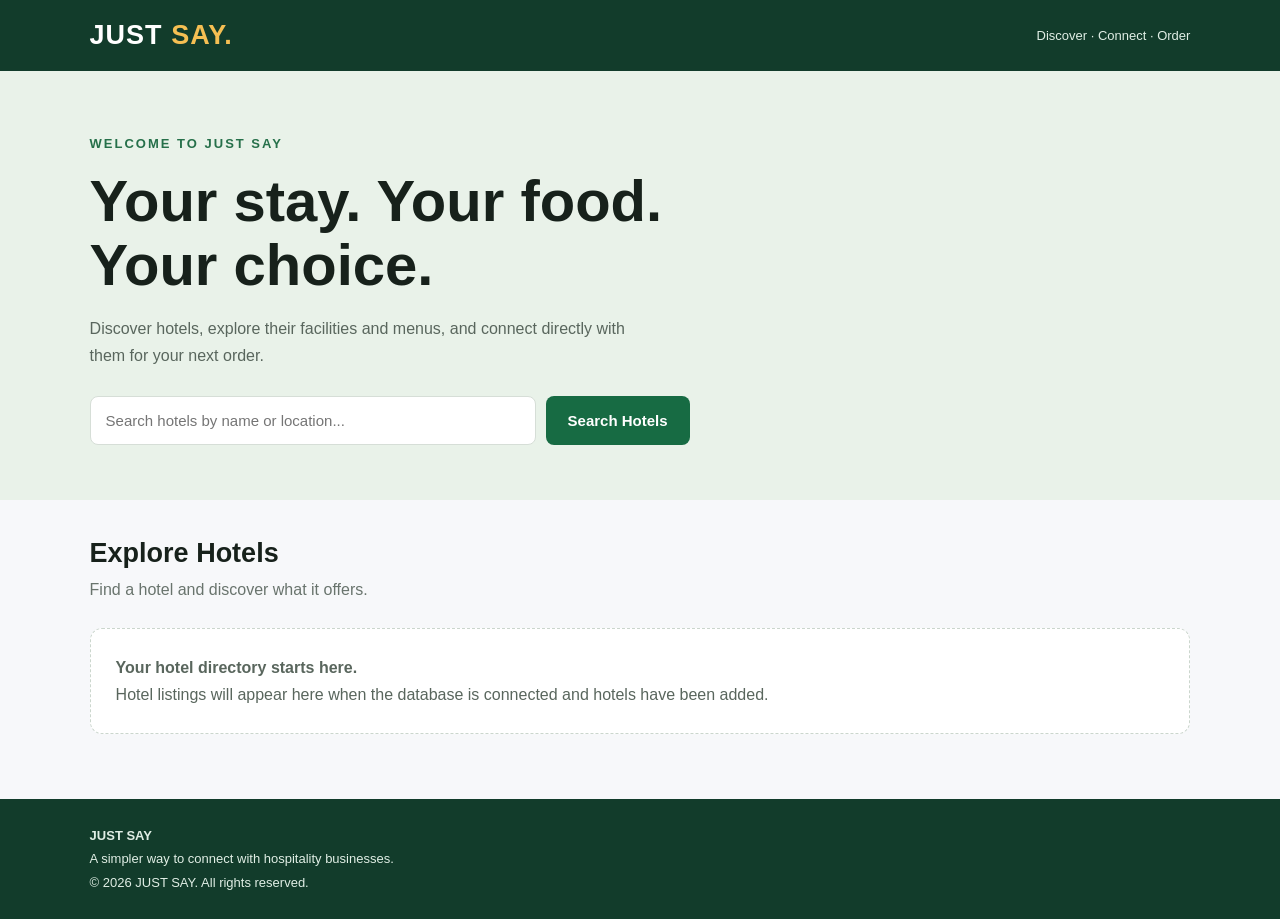
<file: index.html>
<!DOCTYPE html>
<html lang="en">
<head>
  <meta charset="UTF-8">
  <meta name="viewport" content="width=device-width, initial-scale=1.0">
  <title>JUST SAY | Order Simply</title>
  <meta name="description" content="Discover hotels, explore menus and order directly with JUST SAY.">
  <style>
    * {
      box-sizing: border-box;
      margin: 0;
      padding: 0;
    }

    body {
      font-family: Arial, sans-serif;
      background: #f7f8fa;
      color: #17211b;
    }

    header {
      background: #123c2b;
      color: white;
      padding: 20px 7%;
      display: flex;
      justify-content: space-between;
      align-items: center;
      flex-wrap: wrap;
      gap: 14px;
    }

    .logo {
      font-size: 27px;
      font-weight: 800;
      letter-spacing: 1px;
    }

    .logo span {
      color: #f5bf53;
    }

    .header-label {
      font-size: 13px;
      color: #e0eee5;
    }

    .hero {
      padding: 65px 7% 55px;
      background: #e9f2e9;
    }

    .tag {
      color: #26704a;
      font-weight: bold;
      font-size: 13px;
      text-transform: uppercase;
      letter-spacing: 2px;
    }

    h1 {
      font-size: clamp(35px, 6vw, 58px);
      line-height: 1.1;
      max-width: 700px;
      margin: 18px 0;
    }

    .hero p {
      color: #59665d;
      max-width: 560px;
      line-height: 1.7;
      font-size: 16px;
    }

    .search-box {
      display: flex;
      gap: 10px;
      max-width: 600px;
      margin-top: 27px;
      flex-wrap: wrap;
    }

    input {
      flex: 1;
      min-width: 200px;
      padding: 15px;
      border: 1px solid #d6ded7;
      border-radius: 8px;
      font-size: 15px;
    }

    button {
      background: #176b43;
      color: white;
      border: none;
      padding: 15px 22px;
      border-radius: 8px;
      cursor: pointer;
      font-size: 15px;
      font-weight: bold;
    }

    button:hover {
      background: #105434;
    }

    main {
      padding: 38px 7% 65px;
    }

    .section-title {
      font-size: 27px;
      margin-bottom: 8px;
    }

    .section-subtitle {
      color: #69746d;
      margin-bottom: 25px;
      line-height: 1.6;
    }

    .hotel-grid {
      display: grid;
      grid-template-columns: repeat(auto-fit, minmax(230px, 1fr));
      gap: 20px;
    }

    .hotel-card {
      background: white;
      border: 1px solid #e6eae6;
      border-radius: 13px;
      padding: 23px;
      box-shadow: 0 4px 14px rgba(0,0,0,0.035);
    }

    .hotel-icon {
      font-size: 35px;
      margin-bottom: 16px;
    }

    .hotel-card h3 {
      font-size: 19px;
      margin-bottom: 10px;
    }

    .hotel-card p {
      color: #68736b;
      line-height: 1.6;
      font-size: 14px;
      margin-bottom: 18px;
    }

    .status {
      display: inline-block;
      font-size: 12px;
      background: #fff2d9;
      color: #835b14;
      padding: 6px 9px;
      border-radius: 5px;
      margin-bottom: 14px;
    }

    .empty {
      background: white;
      border: 1px dashed #cbd6cd;
      padding: 25px;
      border-radius: 12px;
      color: #59665d;
      line-height: 1.7;
      grid-column: 1 / -1;
    }

    footer {
      background: #123c2b;
      color: #e0eee5;
      padding: 25px 7%;
      font-size: 13px;
      line-height: 1.8;
    }

    @media (max-width: 600px) {
      header {
        padding: 18px 5%;
      }

      .hero, main {
        padding-left: 5%;
        padding-right: 5%;
      }

      .search-box button {
        width: 100%;
      }
    }
  </style>
</head>
<body>
  <header>
    <div class="logo">JUST <span>SAY.</span></div>
    <div class="header-label">Discover · Connect · Order</div>
  </header>

  <section class="hero">
    <div class="tag">Welcome to JUST SAY</div>
    <h1>Your stay. Your food.<br>Your choice.</h1>
    <p>
      Discover hotels, explore their facilities and menus,
      and connect directly with them for your next order.
    </p>

    <form class="search-box" id="searchForm">
      <input
        id="searchInput"
        type="search"
        placeholder="Search hotels by name or location..."
        aria-label="Search hotels"
      >
      <button type="submit">Search Hotels</button>
    </form>
  </section>

  <main>
    <h2 class="section-title">Explore Hotels</h2>
    <p class="section-subtitle">
      Find a hotel and discover what it offers.
    </p>

    <div class="hotel-grid" id="hotelGrid">
      <div class="empty">
        <strong>Your hotel directory starts here.</strong><br>
        Hotel listings will appear here when the database
        is connected and hotels have been added.
      </div>
    </div>
  </main>

  <footer>
    <strong>JUST SAY</strong><br>
    A simpler way to connect with hospitality businesses.<br>
    © 2026 JUST SAY. All rights reserved.
  </footer>

  <script>
    document.getElementById("searchForm").addEventListener("submit", function(event) {
      event.preventDefault();

      const query = document.getElementById("searchInput").value.trim();

      if (!query) {
        alert("Please enter a hotel name or location.");
        return;
      }

      alert("Hotel search will work when the hotel database is connected.");
    });
  </script>
</body>
</html>
</file>
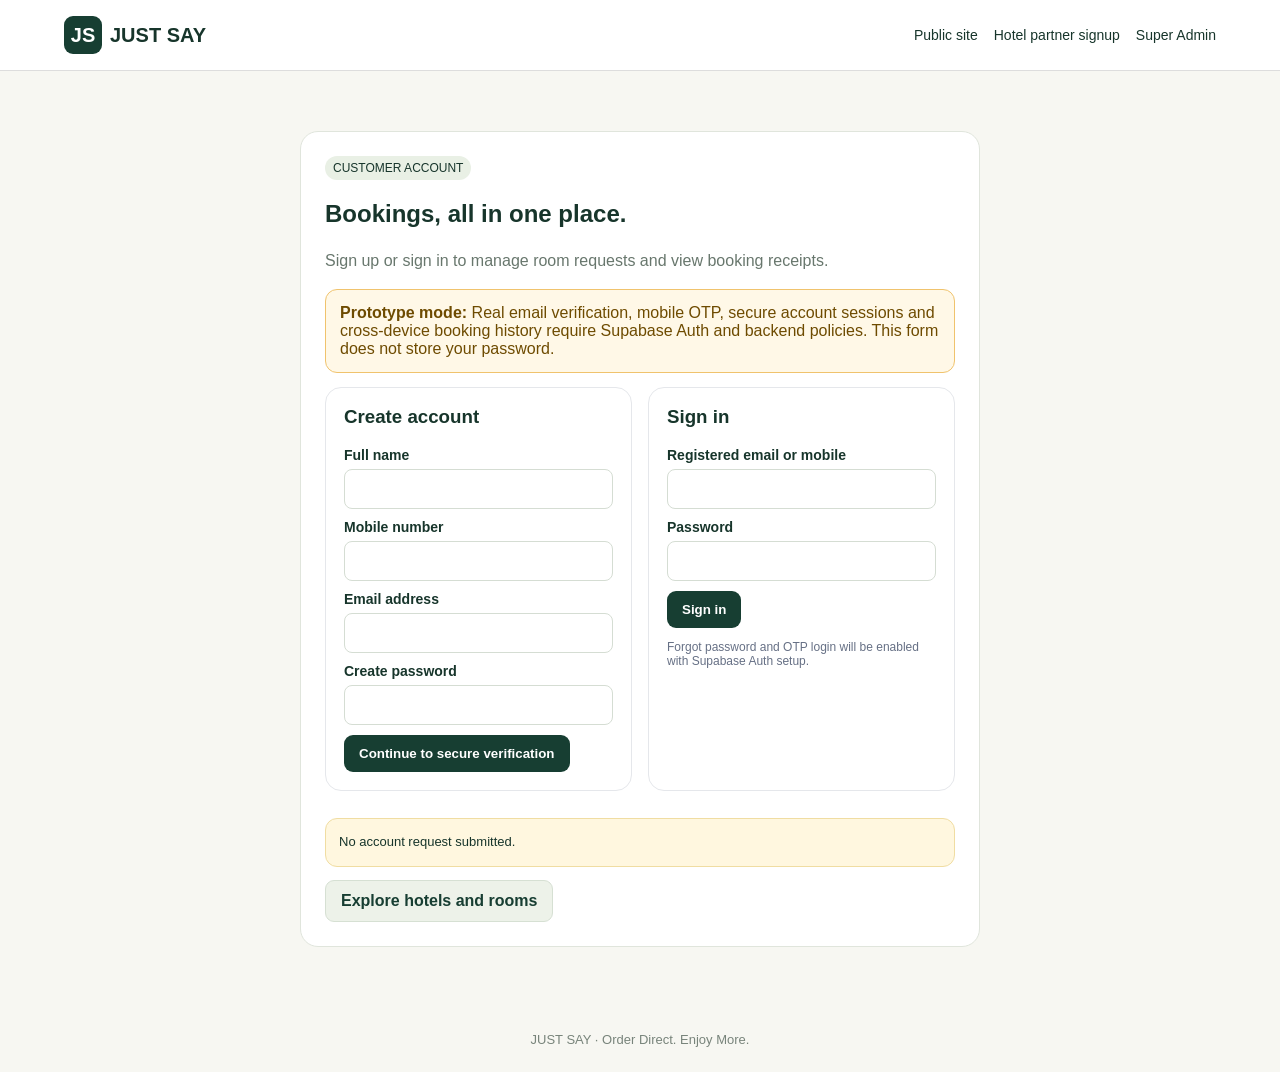
<file: customer-login.html>
<!doctype html><html lang="en"><head><meta charset="utf-8"><meta name="viewport" content="width=device-width,initial-scale=1"><title>Customer account · JUST SAY</title><link rel="stylesheet" href="styles.css"></head><body>
<header><a class="brand" href="index.html"><span>JS</span>JUST SAY</a><nav><a href="index.html">Public site</a><a href="hotel-register.html">Hotel partner signup</a><a href="admin.html">Super Admin</a></nav></header>
<main><section class="login-card" style="max-width:680px;margin:32px auto"><span class="tag">CUSTOMER ACCOUNT</span><h1>Bookings, all in one place.</h1><p class="muted">Sign up or sign in to manage room requests and view booking receipts.</p>
<div class="warning-box"><b>Prototype mode:</b> Real email verification, mobile OTP, secure account sessions and cross-device booking history require Supabase Auth and backend policies. This form does not store your password.</div>
<div class="two-col"><section class="subpanel"><h3>Create account</h3><form id="customer-signup"><label class="field">Full name<input name="name" required autocomplete="name"></label><label class="field">Mobile number<input name="phone" required inputmode="tel" pattern="[0-9+() -]{8,20}" autocomplete="tel"></label><label class="field">Email address<input name="email" type="email" required autocomplete="email"></label><label class="field">Create password<input name="password" type="password" required minlength="10" autocomplete="new-password"></label><button type="submit">Continue to secure verification</button></form></section>
<section class="subpanel"><h3>Sign in</h3><form id="customer-login"><label class="field">Registered email or mobile<input name="identity" required autocomplete="username"></label><label class="field">Password<input name="password" type="password" required autocomplete="current-password"></label><button type="submit">Sign in</button><p class="small-muted">Forgot password and OTP login will be enabled with Supabase Auth setup.</p></form></section></div><p id="customer-auth-result" class="notice" aria-live="polite">No account request submitted.</p><a class="btn secondary" href="index.html">Explore hotels and rooms</a></section></main><footer class="footer">JUST SAY · Order Direct. Enjoy More.</footer><script src="professional-features.js"></script></body></html>
</file>
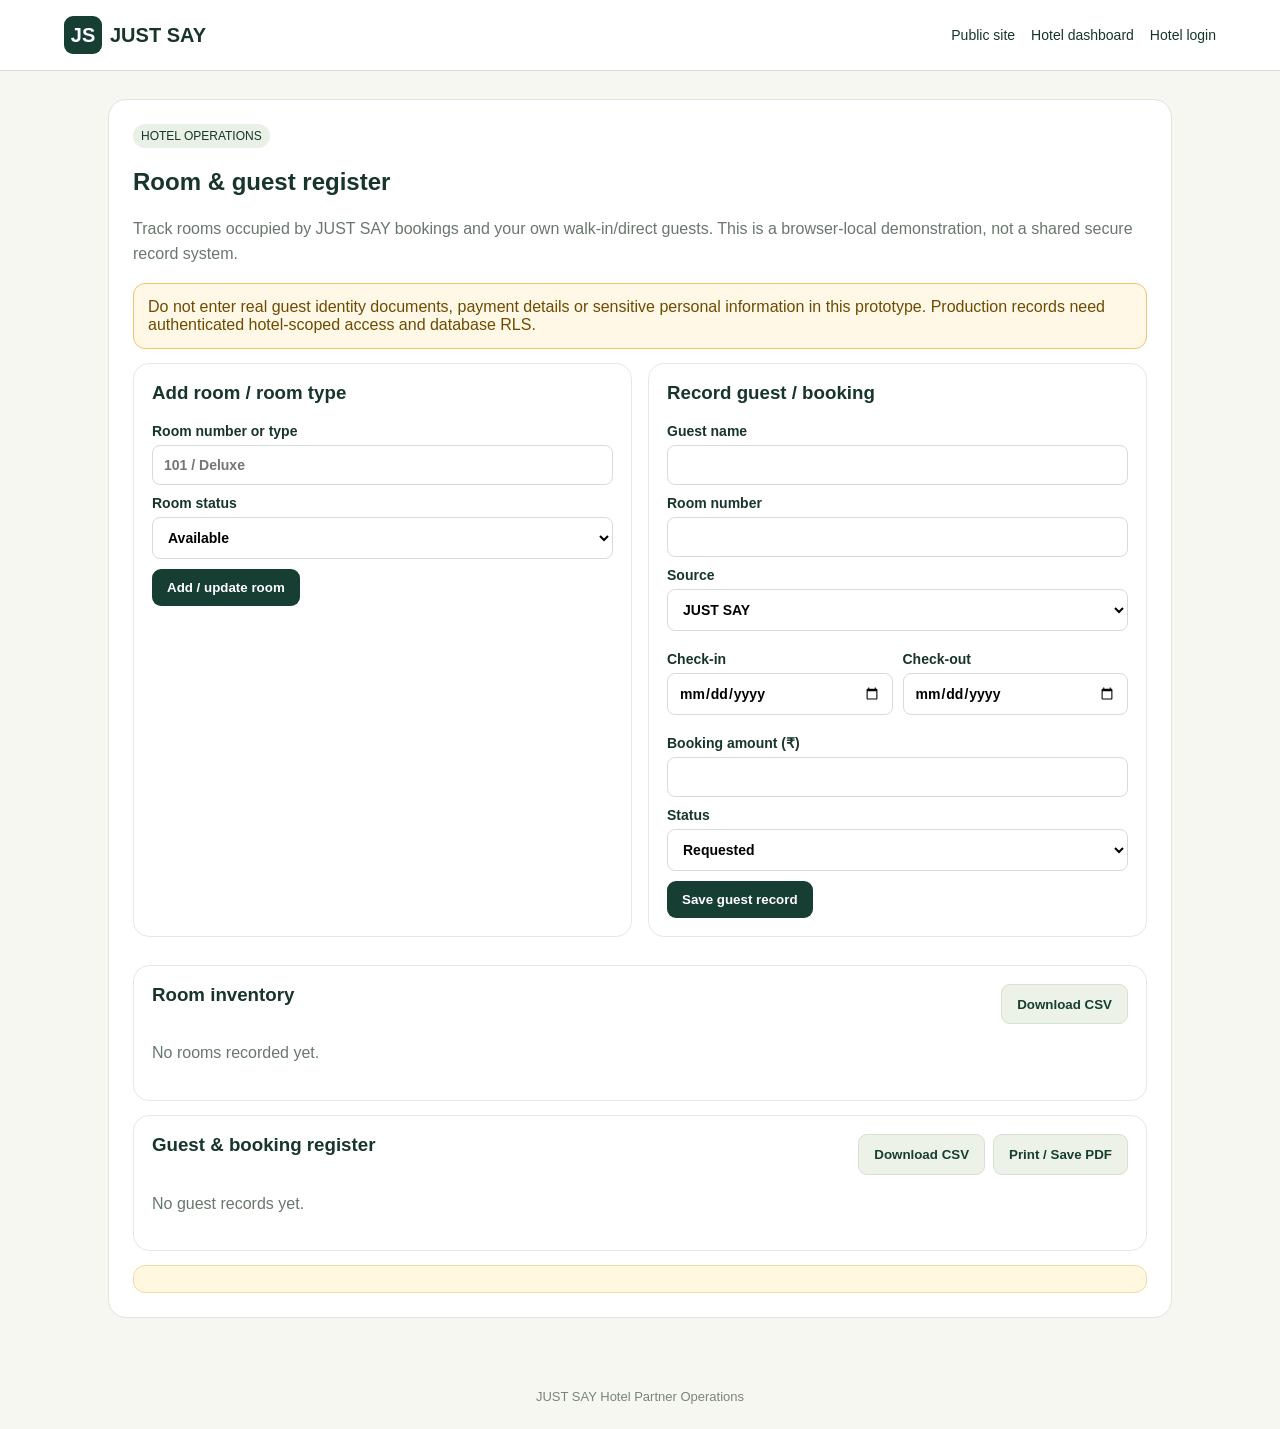
<file: hotel-records.html>
<!doctype html><html lang="en"><head><meta charset="utf-8"><meta name="viewport" content="width=device-width,initial-scale=1"><title>Hotel records · JUST SAY</title><link rel="stylesheet" href="styles.css"></head><body>
<header><a class="brand" href="index.html"><span>JS</span>JUST SAY</a><nav><a href="index.html">Public site</a><a href="hotel-dashboard.html">Hotel dashboard</a><a href="hotel-login.html">Hotel login</a></nav></header>
<main><section class="panel"><span class="tag">HOTEL OPERATIONS</span><h1>Room & guest register</h1><p class="muted">Track rooms occupied by JUST SAY bookings and your own walk-in/direct guests. This is a browser-local demonstration, not a shared secure record system.</p><div class="warning-box">Do not enter real guest identity documents, payment details or sensitive personal information in this prototype. Production records need authenticated hotel-scoped access and database RLS.</div>
<div class="two-col"><section class="subpanel"><h3>Add room / room type</h3><form id="room-form"><label class="field">Room number or type<input name="room" required placeholder="101 / Deluxe"></label><label class="field">Room status<select name="status"><option>Available</option><option>Occupied - JUST SAY</option><option>Occupied - Direct</option><option>Maintenance</option></select></label><button type="submit">Add / update room</button></form></section><section class="subpanel"><h3>Record guest / booking</h3><form id="guest-record-form"><label class="field">Guest name<input name="guest" required></label><label class="field">Room number<input name="room" required></label><label class="field">Source<select name="source"><option>JUST SAY</option><option>Direct / walk-in</option><option>Phone / WhatsApp</option></select></label><div class="form-grid"><label class="field">Check-in<input name="checkin" type="date" required></label><label class="field">Check-out<input name="checkout" type="date" required></label></div><label class="field">Booking amount (₹)<input name="amount" type="number" min="0" step="1" required></label><label class="field">Status<select name="status"><option>Requested</option><option>Confirmed</option><option>Checked in</option><option>Checked out</option><option>Cancelled</option></select></label><button type="submit">Save guest record</button></form></section></div>
<section class="subpanel"><div class="actions no-print"><h3 style="margin-right:auto">Room inventory</h3><button id="export-rooms" class="secondary" type="button">Download CSV</button></div><div id="room-record-list" class="table-wrap"></div></section>
<section class="subpanel"><div class="actions no-print"><h3 style="margin-right:auto">Guest & booking register</h3><button id="export-guests" class="secondary" type="button">Download CSV</button><button id="print-register" class="secondary" type="button">Print / Save PDF</button></div><div id="guest-record-list" class="table-wrap"></div></section><div id="records-status" class="notice" aria-live="polite"></div></section></main><footer class="footer">JUST SAY Hotel Partner Operations</footer><script src="professional-features.js"></script></body></html>
</file>
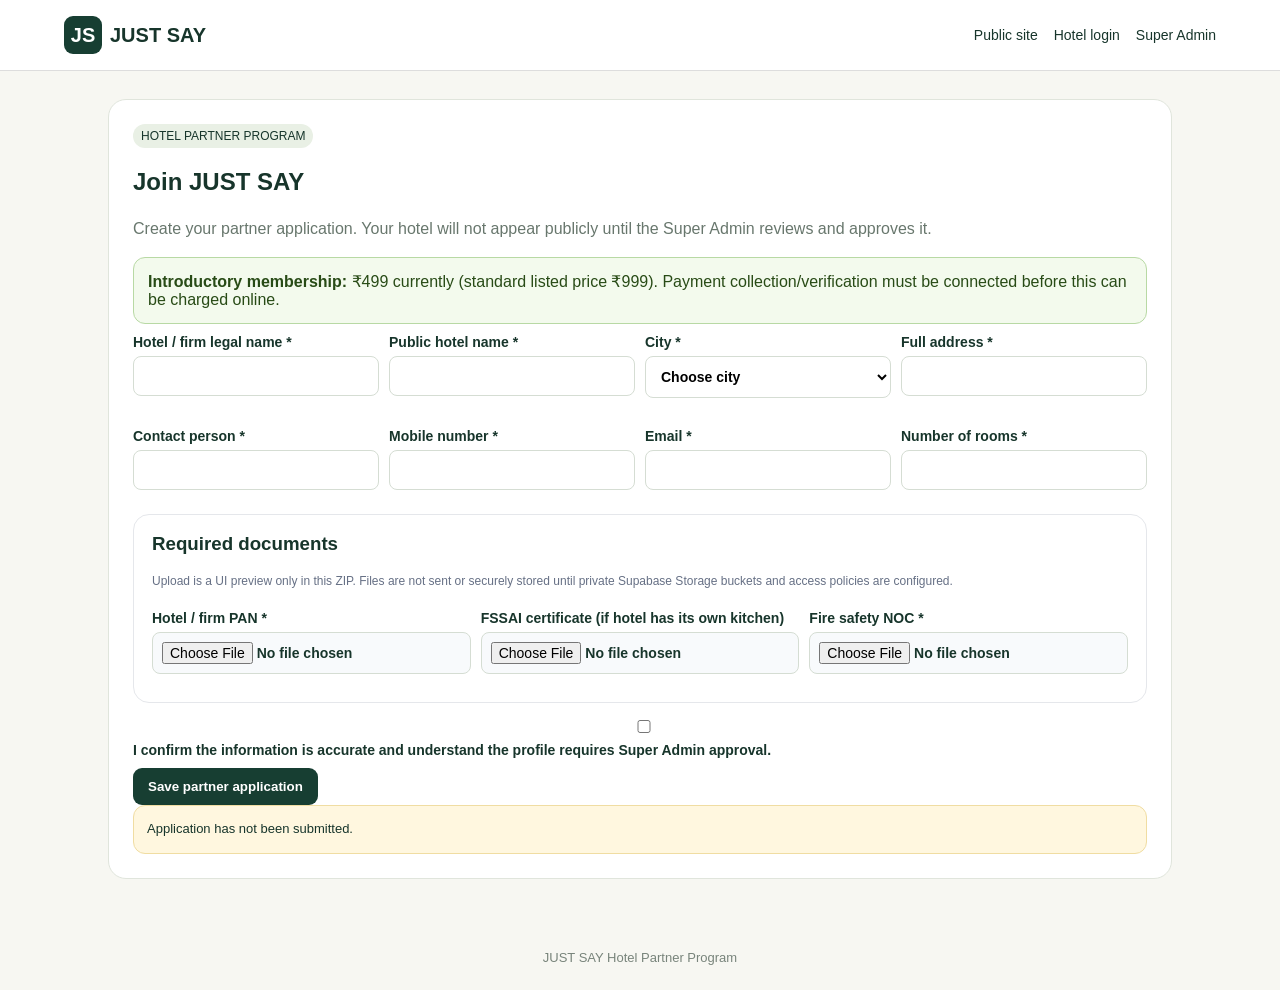
<file: hotel-register.html>
<!doctype html><html lang="en"><head><meta charset="utf-8"><meta name="viewport" content="width=device-width,initial-scale=1"><title>Hotel partner registration · JUST SAY</title><link rel="stylesheet" href="styles.css"></head><body>
<header><a class="brand" href="index.html"><span>JS</span>JUST SAY</a><nav><a href="index.html">Public site</a><a href="hotel-login.html">Hotel login</a><a href="admin.html">Super Admin</a></nav></header>
<main><section class="panel"><span class="tag">HOTEL PARTNER PROGRAM</span><h1>Join JUST SAY</h1><p class="muted">Create your partner application. Your hotel will not appear publicly until the Super Admin reviews and approves it.</p><div class="success-box"><b>Introductory membership:</b> ₹499 currently (standard listed price ₹999). Payment collection/verification must be connected before this can be charged online.</div>
<form id="hotel-registration-form"><div class="form-grid"><label class="field">Hotel / firm legal name *<input name="firmName" required></label><label class="field">Public hotel name *<input name="hotelName" required></label><label class="field">City *<select name="city" required><option value="">Choose city</option><option>Kanpur</option><option>Lucknow</option></select></label><label class="field">Full address *<input name="address" required></label><label class="field">Contact person *<input name="contactName" required></label><label class="field">Mobile number *<input name="phone" required inputmode="tel"></label><label class="field">Email *<input name="email" type="email" required></label><label class="field">Number of rooms *<input name="roomCount" type="number" min="1" required></label></div>
<div class="subpanel"><h3>Required documents</h3><p class="small-muted">Upload is a UI preview only in this ZIP. Files are not sent or securely stored until private Supabase Storage buckets and access policies are configured.</p><div class="form-grid"><label class="field">Hotel / firm PAN *<input name="panDoc" type="file" accept="image/*,.pdf" required></label><label class="field">FSSAI certificate (if hotel has its own kitchen)<input name="fssaiDoc" type="file" accept="image/*,.pdf"></label><label class="field">Fire safety NOC *<input name="fireDoc" type="file" accept="image/*,.pdf" required></label></div></div>
<label class="field"><input name="terms" type="checkbox" required> I confirm the information is accurate and understand the profile requires Super Admin approval.</label><button type="submit">Save partner application</button></form><div id="hotel-registration-result" class="notice" aria-live="polite">Application has not been submitted.</div></section></main><footer class="footer">JUST SAY Hotel Partner Program</footer><script src="professional-features.js"></script></body></html>
</file>
<file: styles.css>
*{box-sizing:border-box}body{margin:0;background:#f7f7f2;color:#17352b;font:16px Arial,sans-serif}a{color:inherit;text-decoration:none}header{display:flex;justify-content:space-between;align-items:center;padding:16px 5%;background:#fff;border-bottom:1px solid #ddd;gap:12px;flex-wrap:wrap}.brand{font-weight:800;font-size:20px}.brand span{display:inline-grid;place-items:center;background:#173e32;color:white;border-radius:9px;width:38px;height:38px;margin-right:8px}nav{display:flex;gap:16px;flex-wrap:wrap;font-size:14px}main{max-width:1100px;margin:auto;padding:28px 18px}.hero,.panel,.card,.hotel-card,.login-card{background:#fff;border:1px solid #e0e5dc;border-radius:18px;padding:24px;margin-bottom:18px}.hero{background:#e9f0e5;padding:45px 30px}.hero h1{font-size:clamp(34px,6vw,58px);margin:10px 0}.hero em{font-family:Georgia,serif;font-weight:400}.muted{color:#68776d;line-height:1.6}.btn,button{display:inline-block;border:0;border-radius:9px;background:#173e32;color:white;padding:11px 15px;font-weight:700;cursor:pointer}.btn.secondary,button.secondary{background:#edf2e9;color:#173e32;border:1px solid #d6e0d3}.btn.danger,button.danger{background:#f9e6e2;color:#8d3427}.grid{display:grid;grid-template-columns:repeat(auto-fit,minmax(230px,1fr));gap:15px}.hotel-card h3{margin:8px 0}.tag{display:inline-block;padding:5px 8px;background:#e9f0e5;border-radius:99px;font-size:12px}.field{display:flex;flex-direction:column;gap:6px;margin:10px 0;font-size:14px;font-weight:700}.field input,.field textarea,.field select,input,select,textarea{font:inherit;padding:11px;border:1px solid #d5ddd3;border-radius:8px;background:white;width:100%}.form-grid{display:grid;grid-template-columns:repeat(auto-fit,minmax(220px,1fr));gap:10px}.row{display:flex;align-items:center;justify-content:space-between;gap:12px;flex-wrap:wrap;padding:12px;border:1px solid #e4e9e0;border-radius:12px;margin:8px 0}.row .grow{flex:1;min-width:170px}.menu-row{display:grid;grid-template-columns:1fr 100px 120px 38px;gap:8px;margin:8px 0}.hidden{display:none!important}.notice{background:#fff7df;border:1px solid #f0dda2;border-radius:12px;padding:13px;font-size:13px;line-height:1.6}.stats{display:grid;grid-template-columns:repeat(auto-fit,minmax(140px,1fr));gap:12px}.stat{background:#fff;border:1px solid #e0e5dc;padding:18px;border-radius:13px}.stat strong{display:block;font-size:28px;margin-top:8px}.actions{display:flex;gap:8px;flex-wrap:wrap}.qr{max-width:220px;width:100%}.error{color:#a23328;background:#fde9e5;padding:10px;border-radius:8px}.footer{text-align:center;color:#78847b;font-size:13px;padding:25px}.price{font-weight:800;color:#245b48}.cartline{display:flex;justify-content:space-between;gap:10px;padding:10px 0;border-bottom:1px solid #eee}.small{font-size:12px;color:#66756b}@media(max-width:520px){header{padding:12px 16px}.menu-row{grid-template-columns:1fr 80px 95px 32px}.hero{padding:28px 20px}.hero h1{font-size:38px}}
#admin-auth-gate h1{font-size:clamp(30px,5vw,42px);margin:12px 0}#admin-auth-gate h2{font-size:22px;margin:18px 0 10px}#admin-auth-gate form{margin-top:12px}#admin-auth-gate .notice{margin-top:18px}.error{color:#a23328;background:#fde9e5;padding:10px;border-radius:8px}.login-card em{font-family:Georgia,serif;font-weight:400}

/* JUST SAY V4 gallery additions */
.image-gallery{display:grid;grid-template-columns:repeat(auto-fit,minmax(110px,1fr));gap:10px;margin:12px 0}
.image-gallery img,.gallery-photo{width:100%;height:110px;object-fit:cover;border-radius:12px;background:#f1f1f1}
.hotel-gallery{display:grid;grid-template-columns:repeat(auto-fit,minmax(145px,1fr));gap:12px;margin:16px 0}
.hotel-gallery figure{margin:0;background:var(--card,#fff);border:1px solid #e5e7eb;border-radius:14px;overflow:hidden}
.hotel-gallery img{display:block;width:100%;height:150px;object-fit:cover;cursor:zoom-in}
.hotel-gallery figcaption{padding:8px 10px;font-size:.85rem}
.menu-photo{width:100%;height:145px;object-fit:cover;border-radius:12px;margin-bottom:8px}
.photo-lightbox{position:fixed;inset:0;background:#000d;z-index:9999;display:flex;align-items:center;justify-content:center;padding:20px}
.photo-lightbox img{max-width:96vw;max-height:90vh;object-fit:contain;border-radius:12px}

/* JUST SAY professional upgrade UI */
.city-strip{display:flex;gap:10px;align-items:center;flex-wrap:wrap;margin:12px 0 20px}.city-strip select{max-width:240px}.pill{display:inline-flex;padding:5px 10px;border-radius:999px;background:#eef5dc;color:#304000;font-size:12px;font-weight:800}.two-col{display:grid;grid-template-columns:repeat(auto-fit,minmax(260px,1fr));gap:16px}.subpanel{background:#fff;border:1px solid #e5e7eb;border-radius:16px;padding:18px;margin:14px 0}.subpanel h3{margin-top:0}.field input[type=file]{padding:9px;background:#f8fafc}.warning-box{border:1px solid #f0c36d;background:#fff8e7;border-radius:12px;padding:14px;color:#6e4b00}.success-box{border:1px solid #b8d9a4;background:#f3faed;border-radius:12px;padding:14px;color:#284b16}.table-wrap{overflow:auto}table.data-table{width:100%;border-collapse:collapse;min-width:650px}table.data-table th,table.data-table td{padding:10px;border-bottom:1px solid #e5e7eb;text-align:left;font-size:14px}table.data-table th{background:#f6f8f1}button.danger{background:#8e2424;color:white}.nav-cta{font-weight:800}.small-muted{font-size:12px;color:#667085}.inline-form{display:flex;gap:10px;flex-wrap:wrap}.inline-form>*{flex:1;min-width:150px}@media print{header,nav,.no-print,button,footer{display:none!important}body{background:white}.panel,.subpanel{box-shadow:none;border:1px solid #ddd}}
</file>
